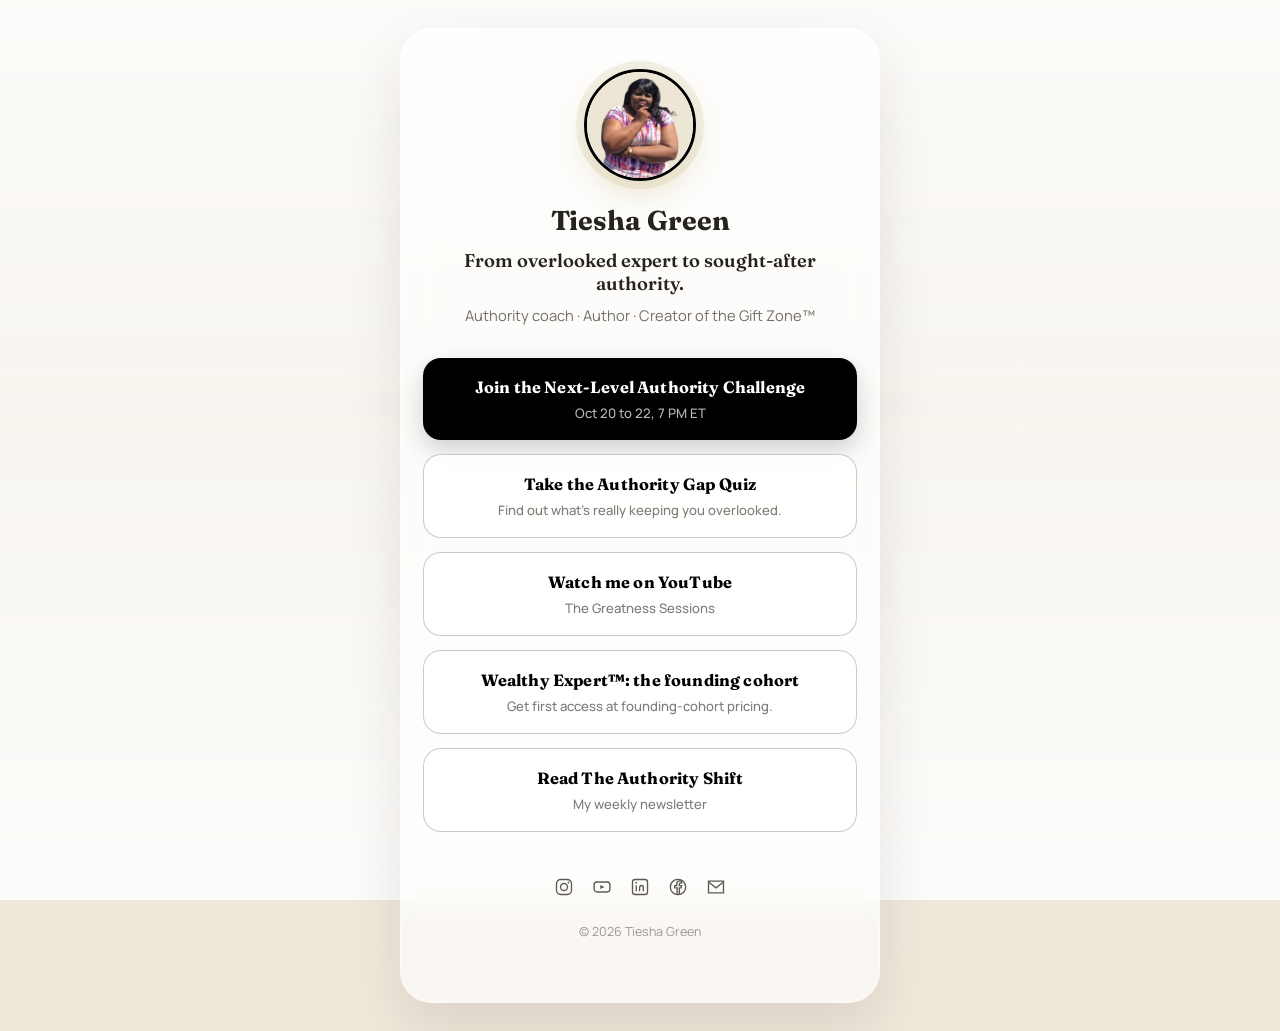
<file: start/index.html>
<!DOCTYPE html>
<html lang="en">
<head>
<meta charset="UTF-8">
<meta name="viewport" content="width=device-width, initial-scale=1.0">
<title>Tiesha Green | Start Here</title>
<meta name="description" content="Authority coach, author, and creator of the Gift Zone™. Pick where to start.">
<link rel="preconnect" href="https://fonts.googleapis.com">
<link rel="preconnect" href="https://fonts.gstatic.com" crossorigin>
<link href="https://fonts.googleapis.com/css2?family=Fraunces:ital,opsz,wght@0,9..144,500;0,9..144,600;0,9..144,700;1,9..144,500&family=Anton&family=Manrope:wght@400;500;600;700;800&display=swap" rel="stylesheet">
<link rel="stylesheet" href="/style.css">
<link rel="stylesheet" href="/start/start.css">
</head>
<body>

<div class="lp-wrap">

  <div class="lp-avatar"><img src="/assets/img/start-headshot.jpg" alt="Tiesha Green" width="112" height="112"></div>
  <h1 class="lp-name">Tiesha Green</h1>
  <p class="lp-headline">From overlooked expert to sought-after authority.</p>
  <p class="lp-subline">Authority coach &middot; Author &middot; Creator of the Gift Zone&trade;</p>

  <nav class="lp-buttons" aria-label="Links">

    <a class="lp-btn lp-btn-primary" href="https://nextlevel.tieshagreen.com/?utm_source=linkpage&amp;utm_content=challenge">
      <span class="lp-btn-text">Join the Next-Level Authority Challenge</span>
      <span class="lp-btn-sub">Oct 20 to 22, 7 PM ET</span>
    </a>

    <a class="lp-btn lp-btn-outline" href="https://quiz.tieshagreen.com/?utm_source=linkpage&amp;utm_content=quiz">
      <span class="lp-btn-text">Take the Authority Gap Quiz</span>
      <span class="lp-btn-sub">Find out what's really keeping you overlooked.</span>
    </a>

    <a class="lp-btn lp-btn-outline" href="https://www.youtube.com/@tieshagreenofficial?utm_source=linkpage&amp;utm_content=youtube">
      <span class="lp-btn-text">Watch me on YouTube</span>
      <span class="lp-btn-sub">The Greatness Sessions</span>
    </a>

    <a class="lp-btn lp-btn-outline" href="/start/wealthy-expert/?utm_source=linkpage&amp;utm_content=wealthy-expert">
      <span class="lp-btn-text">Wealthy Expert&trade;: the founding cohort</span>
      <span class="lp-btn-sub">Get first access at founding-cohort pricing.</span>
    </a>

    <a class="lp-btn lp-btn-outline" href="/start/newsletter/?utm_source=linkpage&amp;utm_content=newsletter">
      <span class="lp-btn-text">Read The Authority Shift</span>
      <span class="lp-btn-sub">My weekly newsletter</span>
    </a>

  </nav>

  <div class="lp-footer">
    <div class="lp-socials">
      <a href="https://www.instagram.com/tieshagreenofficial/" aria-label="Instagram" title="Instagram"><svg viewBox="0 0 24 24"><rect x="3" y="3" width="18" height="18" rx="5" fill="none" stroke="currentColor" stroke-width="1.6"/><circle cx="12" cy="12" r="4.2" fill="none" stroke="currentColor" stroke-width="1.6"/><circle cx="17.4" cy="6.6" r="1.1" fill="currentColor"/></svg></a>
      <a href="https://www.youtube.com/@tieshagreenofficial" aria-label="YouTube" title="YouTube"><svg viewBox="0 0 24 24"><rect x="2.5" y="6" width="19" height="12" rx="3.5" fill="none" stroke="currentColor" stroke-width="1.6"/><path d="M10 9.5l5 2.5-5 2.5z" fill="currentColor"/></svg></a>
      <a href="https://www.linkedin.com/in/tiesha-a-green/" aria-label="LinkedIn" title="LinkedIn"><svg viewBox="0 0 24 24"><rect x="3" y="3" width="18" height="18" rx="3" fill="none" stroke="currentColor" stroke-width="1.6"/><line x1="7.5" y1="10" x2="7.5" y2="17" stroke="currentColor" stroke-width="1.6"/><circle cx="7.5" cy="6.8" r="1.1" fill="currentColor"/><path d="M11.5 17v-4.2c0-1.6 1-2.6 2.4-2.6 1.4 0 2.1 1 2.1 2.6V17" fill="none" stroke="currentColor" stroke-width="1.6"/></svg></a>
      <a href="https://www.facebook.com/thebusinessofgreatness/" aria-label="Facebook" title="Facebook"><svg viewBox="0 0 24 24"><circle cx="12" cy="12" r="9.2" fill="none" stroke="currentColor" stroke-width="1.6"/><path d="M13.6 21V13h2.2l.4-2.7h-2.6V8.6c0-.8.3-1.4 1.5-1.4h1.2V4.8c-.3 0-1.2-.1-2.2-.1-2.2 0-3.6 1.3-3.6 3.7v2h-2.4V13H11v8" fill="none" stroke="currentColor" stroke-width="1.6"/></svg></a>
      <a href="mailto:hello@tieshagreen.com" aria-label="Email Tiesha" title="Email"><svg viewBox="0 0 24 24"><path d="M3 5h18v14H3z" fill="none" stroke="currentColor" stroke-width="1.6"/><path d="M3 6l9 7 9-7" fill="none" stroke="currentColor" stroke-width="1.6"/></svg></a>
    </div>
    <p class="lp-copy">&copy; <span id="year"></span> Tiesha Green</p>
  </div>

</div>

<script>document.getElementById('year').textContent = new Date().getFullYear();</script>
</body>
</html>
</file>
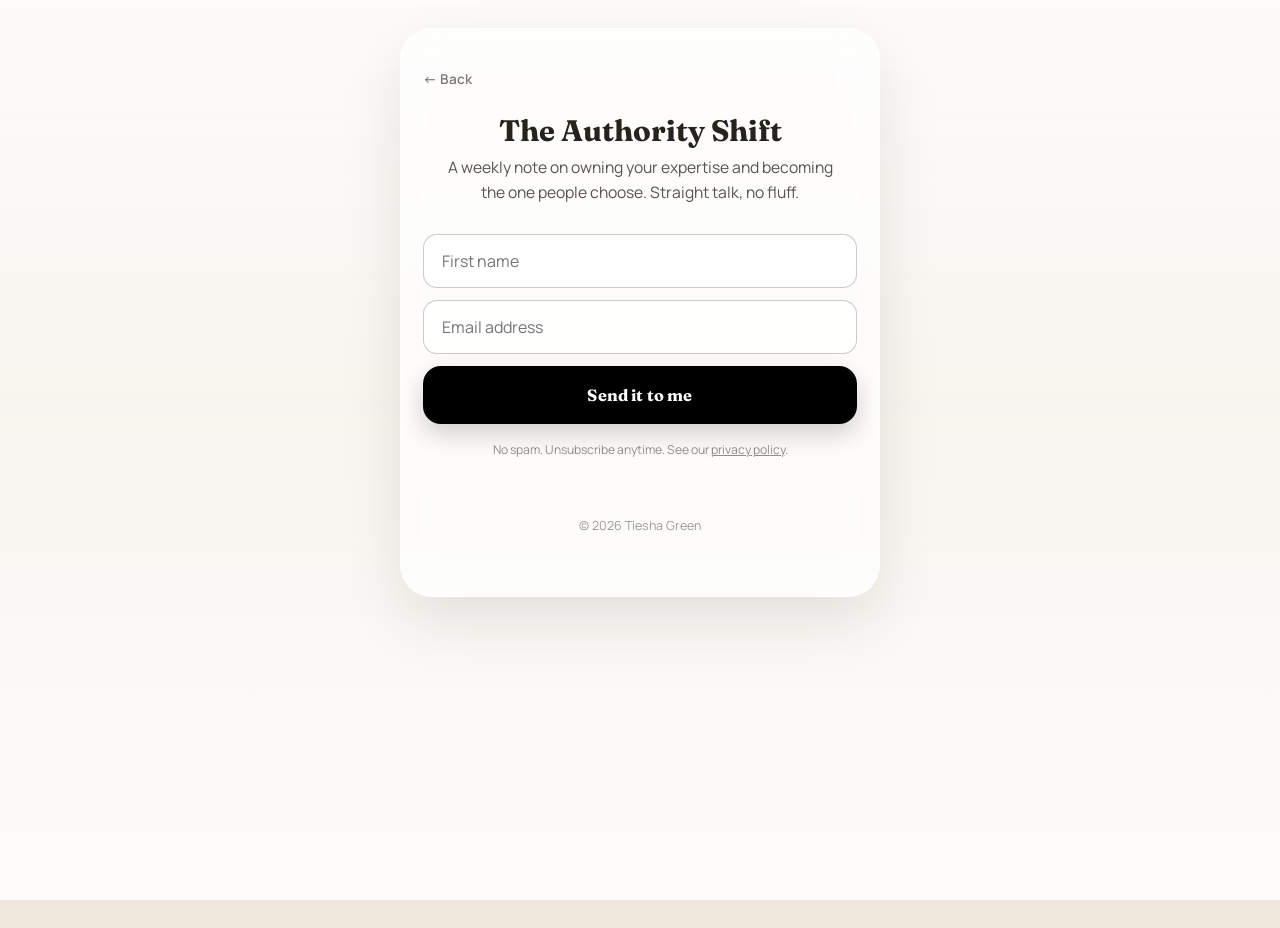
<file: start/newsletter/index.html>
<!DOCTYPE html>
<html lang="en">
<head>
<meta charset="UTF-8">
<meta name="viewport" content="width=device-width, initial-scale=1.0">
<title>The Authority Shift | Tiesha Green</title>
<meta name="description" content="A weekly note on owning your expertise and becoming the one people choose. Straight talk, no fluff.">
<link rel="preconnect" href="https://fonts.googleapis.com">
<link rel="preconnect" href="https://fonts.gstatic.com" crossorigin>
<link href="https://fonts.googleapis.com/css2?family=Fraunces:ital,opsz,wght@0,9..144,500;0,9..144,600;0,9..144,700;1,9..144,500;1,9..144,600&family=Manrope:wght@400;500;600;700;800&display=swap" rel="stylesheet">
<link rel="stylesheet" href="/style.css">
<link rel="stylesheet" href="/start/start.css">
</head>
<body>

<div class="lp-wrap">

  <a class="lp-back" href="/start/">&larr; Back</a>

  <h1 class="lp-card-title">The Authority Shift</h1>

  <p class="lp-card-body">A weekly note on owning your expertise and becoming the one people choose. Straight talk, no fluff.</p>

  <form class="lp-form" id="nlForm" novalidate>
    <input class="lp-field" type="text" name="firstName" id="nlFirstName" placeholder="First name" autocomplete="given-name" required>
    <input class="lp-field" type="email" name="email" id="nlEmail" placeholder="Email address" autocomplete="email" required>
    <p class="lp-error" id="nlError">Something went wrong. Please try again.</p>
    <button class="lp-btn lp-btn-primary" type="submit" id="nlSubmit"><span class="lp-btn-text">Send it to me</span></button>
    <p class="lp-form-note">No spam. Unsubscribe anytime. See our <a href="/privacy.html" style="text-decoration:underline;">privacy policy</a>.</p>
  </form>

  <div class="lp-success" id="nlSuccess">
    <p class="lp-card-title" style="font-size:1.4rem;">You're in.</p>
    <p class="lp-card-body" style="margin-bottom:0;">Check your inbox.</p>
  </div>

  <div class="lp-footer">
    <p class="lp-copy">&copy; <span id="year"></span> Tiesha Green</p>
  </div>

</div>

<script>
document.getElementById('year').textContent = new Date().getFullYear();

const NEWSLETTER_WEBHOOK_URL = "https://services.leadconnectorhq.com/hooks/5zEv2FFMjyeAsbyYv5KE/webhook-trigger/36b82ed2-def1-4bf2-82ed-2d6f0526ce3b";

const form = document.getElementById('nlForm');
const errorEl = document.getElementById('nlError');
const submitBtn = document.getElementById('nlSubmit');

form.addEventListener('submit', async function (e) {
  e.preventDefault();
  errorEl.classList.remove('is-visible');

  const firstName = document.getElementById('nlFirstName').value.trim();
  const email = document.getElementById('nlEmail').value.trim();
  if (!firstName || !email) return;

  submitBtn.disabled = true;

  try {
    const res = await fetch(NEWSLETTER_WEBHOOK_URL, {
      method: 'POST',
      headers: { 'Content-Type': 'application/json' },
      body: JSON.stringify({
        firstName: firstName,
        email: email,
        source: 'tieshagreen.com/start',
        tag: 'authority-shift'
      })
    });
    if (!res.ok) throw new Error('bad response');

    form.classList.add('is-hidden');
    document.getElementById('nlSuccess').classList.add('is-visible');
  } catch (err) {
    submitBtn.disabled = false;
    errorEl.classList.add('is-visible');
  }
});
</script>
</body>
</html>
</file>
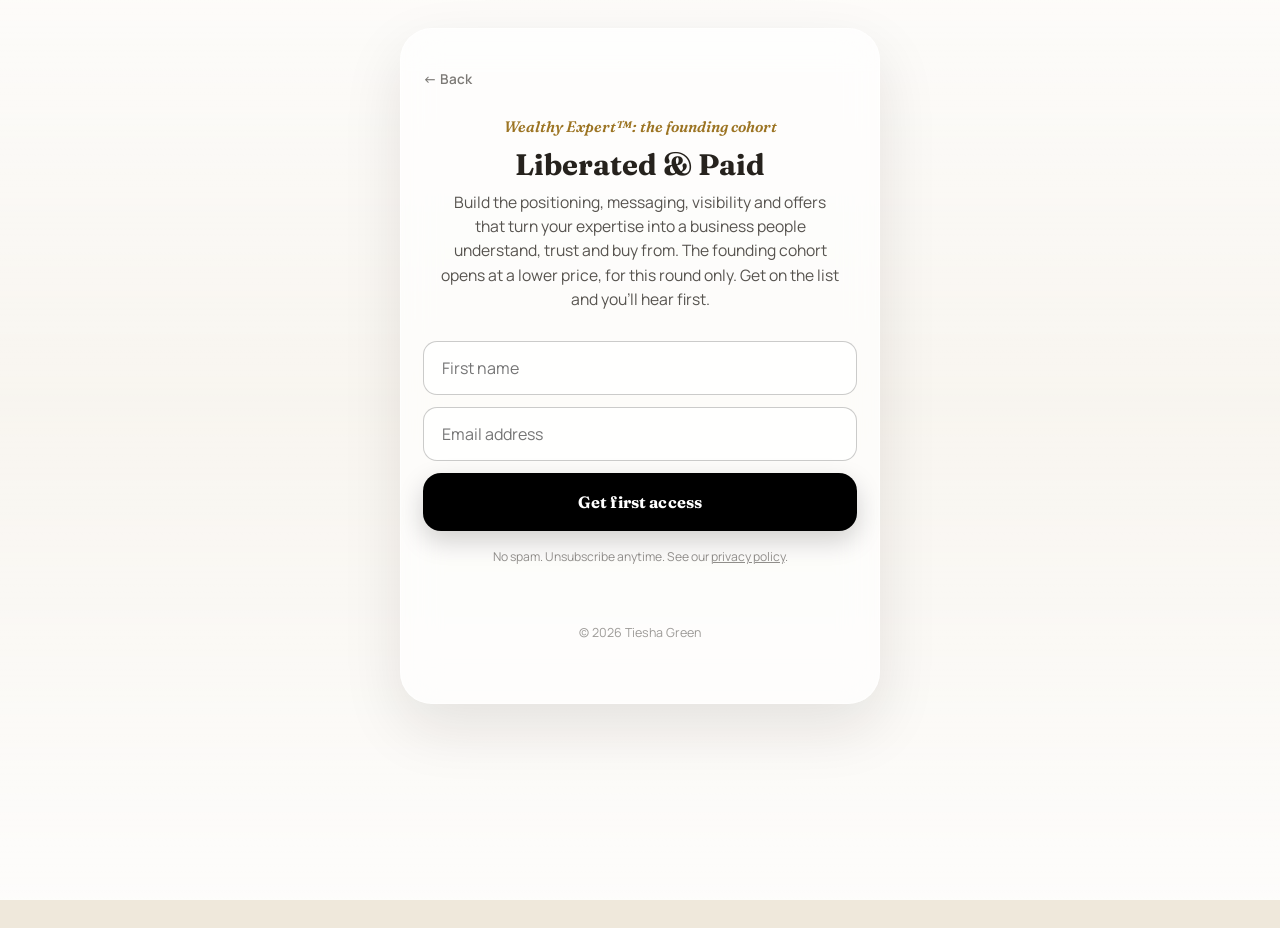
<file: start/wealthy-expert/index.html>
<!DOCTYPE html>
<html lang="en">
<head>
<meta charset="UTF-8">
<meta name="viewport" content="width=device-width, initial-scale=1.0">
<title>Wealthy Expert™: the founding cohort | Tiesha Green</title>
<meta name="description" content="Get first access to the Wealthy Expert™ founding cohort, at founding-cohort pricing.">
<link rel="preconnect" href="https://fonts.googleapis.com">
<link rel="preconnect" href="https://fonts.gstatic.com" crossorigin>
<link href="https://fonts.googleapis.com/css2?family=Fraunces:ital,opsz,wght@0,9..144,500;0,9..144,600;0,9..144,700;1,9..144,500;1,9..144,600&family=Manrope:wght@400;500;600;700;800&display=swap" rel="stylesheet">
<link rel="stylesheet" href="/style.css">
<link rel="stylesheet" href="/start/start.css">
</head>
<body>

<div class="lp-wrap">

  <a class="lp-back" href="/start/">&larr; Back</a>

  <p class="lp-card-eyebrow">Wealthy Expert&trade;: the founding cohort</p>
  <h1 class="lp-card-title">Liberated &amp; Paid</h1>

  <p class="lp-card-body">Build the positioning, messaging, visibility and offers that turn your expertise into a business people understand, trust and buy from. The founding cohort opens at a lower price, for this round only. Get on the list and you'll hear first.</p>

  <form class="lp-form" id="weForm" novalidate>
    <input class="lp-field" type="text" name="firstName" id="weFirstName" placeholder="First name" autocomplete="given-name" required>
    <input class="lp-field" type="email" name="email" id="weEmail" placeholder="Email address" autocomplete="email" required>
    <p class="lp-error" id="weError">Something went wrong. Please try again.</p>
    <button class="lp-btn lp-btn-primary" type="submit" id="weSubmit"><span class="lp-btn-text">Get first access</span></button>
    <p class="lp-form-note">No spam. Unsubscribe anytime. See our <a href="/privacy.html" style="text-decoration:underline;">privacy policy</a>.</p>
  </form>

  <div class="lp-success" id="weSuccess">
    <p class="lp-card-title" style="font-size:1.4rem;">You're on the list.</p>
    <p class="lp-card-body" style="margin-bottom:0;">You'll be the first to know when doors open.</p>
  </div>

  <div class="lp-footer">
    <p class="lp-copy">&copy; <span id="year"></span> Tiesha Green</p>
  </div>

</div>

<script>
document.getElementById('year').textContent = new Date().getFullYear();

const WEALTHY_EXPERT_WEBHOOK_URL = "https://services.leadconnectorhq.com/hooks/5zEv2FFMjyeAsbyYv5KE/webhook-trigger/5d88e478-89bf-4ee8-92e4-57750614a3f1";

const form = document.getElementById('weForm');
const errorEl = document.getElementById('weError');
const submitBtn = document.getElementById('weSubmit');

form.addEventListener('submit', async function (e) {
  e.preventDefault();
  errorEl.classList.remove('is-visible');

  const firstName = document.getElementById('weFirstName').value.trim();
  const email = document.getElementById('weEmail').value.trim();
  if (!firstName || !email) return;

  submitBtn.disabled = true;

  try {
    const res = await fetch(WEALTHY_EXPERT_WEBHOOK_URL, {
      method: 'POST',
      headers: { 'Content-Type': 'application/json' },
      body: JSON.stringify({
        firstName: firstName,
        email: email,
        source: 'tieshagreen.com/start',
        tag: 'Wealthy-Expert-Interest'
      })
    });
    if (!res.ok) throw new Error('bad response');

    form.classList.add('is-hidden');
    document.getElementById('weSuccess').classList.add('is-visible');
  } catch (err) {
    submitBtn.disabled = false;
    errorEl.classList.add('is-visible');
  }
});
</script>
</body>
</html>
</file>
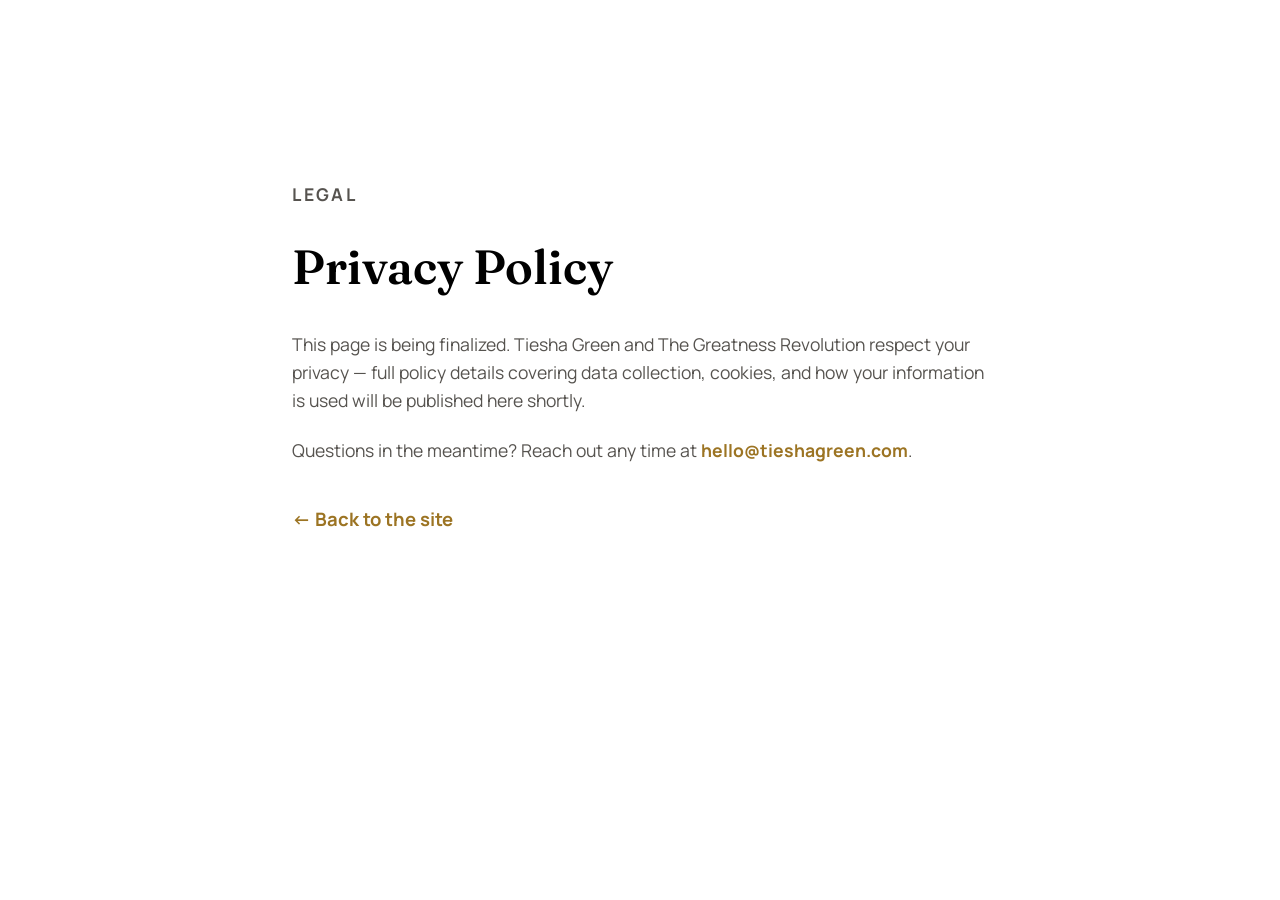
<file: privacy.html>
<!DOCTYPE html>
<html lang="en">
<head>
<meta charset="UTF-8">
<meta name="viewport" content="width=device-width, initial-scale=1.0">
<title>Privacy Policy | Tiesha Green</title>
<link rel="preconnect" href="https://fonts.googleapis.com">
<link href="https://fonts.googleapis.com/css2?family=Fraunces:ital,opsz,wght@0,9..144,600;1,9..144,500&family=Manrope:wght@400;600;700&display=swap" rel="stylesheet">
<link rel="stylesheet" href="style.css">
<style>
  .legal-page{max-width:760px;margin:0 auto;padding:180px 32px 120px;}
  .legal-page h1{font-size:clamp(2rem,4vw,3rem);margin-bottom:24px;color:var(--black);}
  .legal-page p{font-size:1.1rem;color:rgba(38,34,29,.78);margin-bottom:1.2em;}
  .legal-back{display:inline-block;margin-top:20px;font-weight:700;color:var(--gold-3);}
</style>
</head>
<body style="background:var(--cream);">
<div class="legal-page">
  <p class="kicker kicker-dark">Legal</p>
  <h1>Privacy Policy</h1>
  <p>This page is being finalized. Tiesha Green and The Greatness Revolution respect your privacy — full policy details covering data collection, cookies, and how your information is used will be published here shortly.</p>
  <p>Questions in the meantime? Reach out any time at <a href="mailto:hello@tieshagreen.com" style="color:var(--gold-3);font-weight:700;">hello@tieshagreen.com</a>.</p>
  <a href="index.html" class="legal-back">← Back to the site</a>
</div>
</body>
</html>
</file>
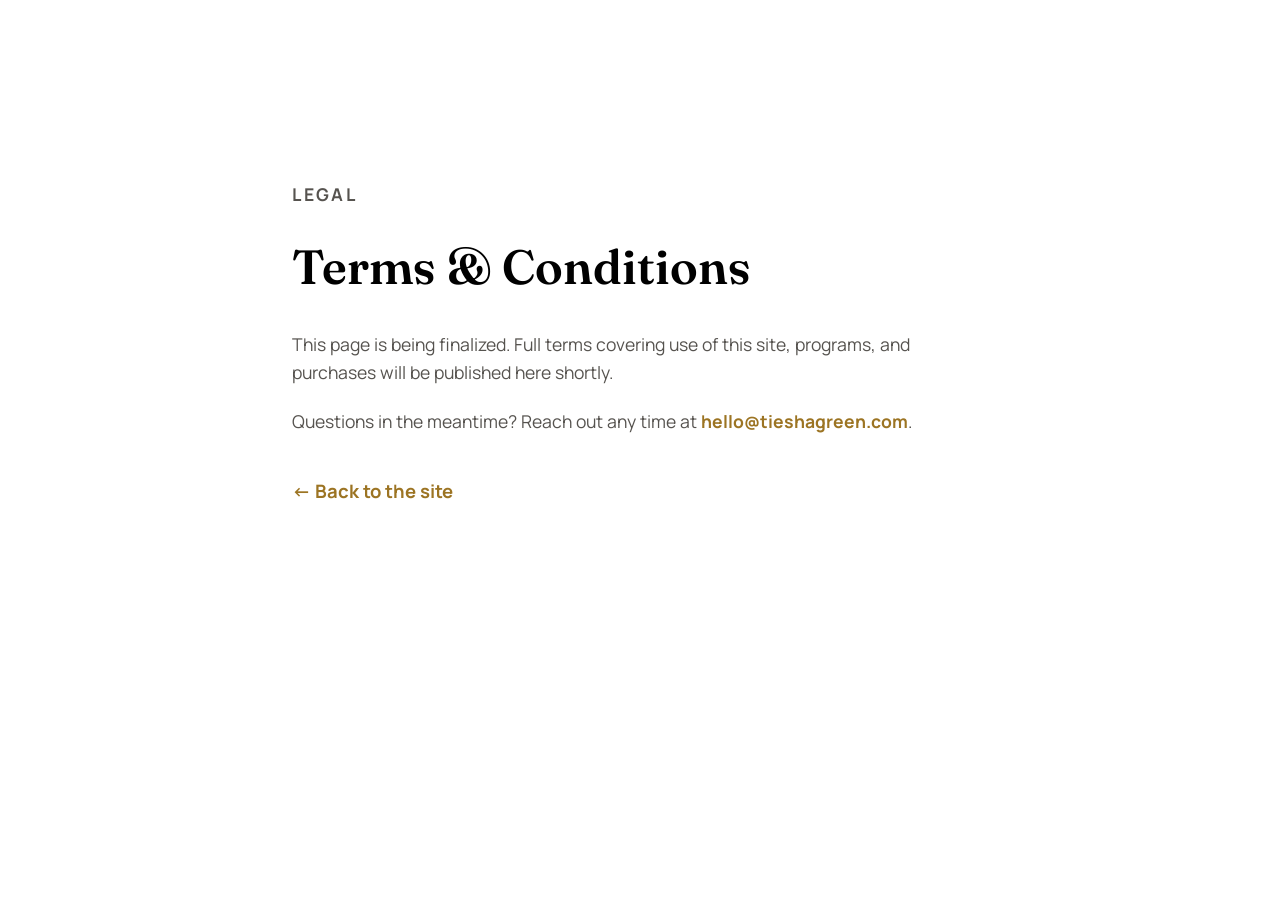
<file: terms.html>
<!DOCTYPE html>
<html lang="en">
<head>
<meta charset="UTF-8">
<meta name="viewport" content="width=device-width, initial-scale=1.0">
<title>Terms &amp; Conditions | Tiesha Green</title>
<link rel="preconnect" href="https://fonts.googleapis.com">
<link href="https://fonts.googleapis.com/css2?family=Fraunces:ital,opsz,wght@0,9..144,600;1,9..144,500&family=Manrope:wght@400;600;700&display=swap" rel="stylesheet">
<link rel="stylesheet" href="style.css">
<style>
  .legal-page{max-width:760px;margin:0 auto;padding:180px 32px 120px;}
  .legal-page h1{font-size:clamp(2rem,4vw,3rem);margin-bottom:24px;color:var(--black);}
  .legal-page p{font-size:1.1rem;color:rgba(38,34,29,.78);margin-bottom:1.2em;}
  .legal-back{display:inline-block;margin-top:20px;font-weight:700;color:var(--gold-3);}
</style>
</head>
<body style="background:var(--cream);">
<div class="legal-page">
  <p class="kicker kicker-dark">Legal</p>
  <h1>Terms &amp; Conditions</h1>
  <p>This page is being finalized. Full terms covering use of this site, programs, and purchases will be published here shortly.</p>
  <p>Questions in the meantime? Reach out any time at <a href="mailto:hello@tieshagreen.com" style="color:var(--gold-3);font-weight:700;">hello@tieshagreen.com</a>.</p>
  <a href="index.html" class="legal-back">← Back to the site</a>
</div>
</body>
</html>
</file>
<file: style.css>
:root{--cream:#FFFFFF;--cream-2:#EFE8DB;--black:#000000;--black-2:#1A1A1A;--ink:#26221D;--blue:#1E4FFF;--blue-deep:#0E2E9E;--aqua:#4FD9C7;--aqua-deep:#1F9E8F;--gold-1:#F7E7B4;--gold-2:#D8A73D;--gold-3:#9C7423;--gold-4:#FBF3D9;--font-display:"Fraunces",serif;--font-body:"Manrope",sans-serif;--maxw:1180px;}
*{box-sizing:border-box;}html{scroll-behavior:smooth;}body{margin:0;background:var(--cream);color:var(--ink);font-family:var(--font-body);font-size:18.5px;line-height:1.6;overflow-x:hidden;-webkit-font-smoothing:antialiased;}img{max-width:100%;display:block;}a{color:inherit;text-decoration:none;}em{font-style:italic;}h1,h2,h3,h4{font-family:var(--font-display);margin:0;font-weight:600;}p{margin:0 0 1em;}::selection{background:var(--gold-2);color:var(--black);}
.gold-foil,.gold-foil-dark{background-size:250% 100%;-webkit-background-clip:text;background-clip:text;-webkit-text-fill-color:transparent;animation:foilShine 7s ease-in-out infinite;font-style:italic;}
.gold-foil{background-image:linear-gradient(100deg,var(--gold-3) 0%,var(--gold-1) 25%,var(--gold-4) 40%,var(--gold-2) 55%,var(--gold-1) 75%,var(--gold-3) 100%);}
.gold-foil-dark{background-image:linear-gradient(100deg,#7A5A1C 0%,var(--gold-3) 25%,#B98B2E 45%,var(--gold-2) 60%,#7A5A1C 80%,var(--gold-3) 100%);}
@keyframes foilShine{0%{background-position:0% 50%;}50%{background-position:100% 50%;}100%{background-position:0% 50%;}}
.reveal{opacity:0;transform:translateY(28px);transition:opacity .8s cubic-bezier(.16,.8,.24,1),transform .8s cubic-bezier(.16,.8,.24,1);}.reveal.in-view{opacity:1;transform:translateY(0);}
.nav{position:fixed;top:0;left:0;right:0;z-index:100;padding:18px 32px;display:flex;justify-content:center;transition:background .3s ease,box-shadow .3s ease,padding .3s ease;}
.nav.scrolled{background:rgba(20,18,15,0.82);backdrop-filter:blur(14px);padding:12px 32px;box-shadow:0 8px 30px rgba(0,0,0,.25);}
.nav-inner{width:100%;max-width:var(--maxw);display:flex;align-items:center;justify-content:space-between;}
.nav-logo{display:flex;align-items:center;gap:10px;font-family:var(--font-display);font-weight:600;font-size:1.15rem;color:var(--cream);letter-spacing:.02em;}
.crown-icon{width:26px;height:17px;color:var(--gold-2);flex-shrink:0;}
.nav-word{font-family:"Anton",var(--font-display);font-weight:400;letter-spacing:.04em;font-size:1.15rem;text-transform:uppercase;}
.nav-word-white{color:var(--cream);}.nav-word-gold{color:var(--gold-1);}
.nav-links{display:flex;gap:28px;align-items:center;}
.nav-links a{color:rgba(248,242,231,.75);font-size:.88rem;font-weight:600;letter-spacing:.03em;text-transform:uppercase;position:relative;padding-bottom:4px;transition:color .25s ease;}
.nav-links a::after{content:"";position:absolute;left:0;bottom:0;width:0;height:1px;background:var(--aqua);transition:width .3s ease;}
.nav-links a:hover{color:var(--cream);}.nav-links a:hover::after{width:100%;}
.nav-cta{background:linear-gradient(120deg,var(--gold-3),var(--gold-1) 45%,var(--gold-2) 70%,var(--gold-4));color:var(--black);font-weight:700;font-size:.85rem;padding:10px 20px;border-radius:100px;letter-spacing:.02em;transition:transform .25s ease,background .25s ease;}
.nav-cta:hover{transform:translateY(-2px);box-shadow:0 12px 26px rgba(216,167,61,.4);}
.nav-burger{display:none;flex-direction:column;justify-content:center;gap:5px;width:26px;height:26px;padding:0;background:none;border:none;cursor:pointer;flex-shrink:0;}
.nav-burger span{display:block;width:100%;height:2px;background:var(--cream);border-radius:2px;transition:transform .25s ease,opacity .25s ease;}
.nav.nav-open .nav-burger span:nth-child(1){transform:translateY(7px) rotate(45deg);}
.nav.nav-open .nav-burger span:nth-child(2){opacity:0;}
.nav.nav-open .nav-burger span:nth-child(3){transform:translateY(-7px) rotate(-45deg);}
@media (max-width:860px){
  .nav-burger{display:flex;}
  .nav-links{display:none;position:absolute;top:100%;left:0;right:0;flex-direction:column;align-items:stretch;gap:0;background:rgba(20,18,15,.97);backdrop-filter:blur(14px);padding:10px 24px 24px;max-height:calc(100vh - 70px);overflow-y:auto;}
  .nav.nav-open .nav-links{display:flex;}
  .nav-links a{padding:14px 4px;border-bottom:1px solid rgba(248,242,231,.1);}
  .nav-links a::after{display:none;}
  .nav-dropdown-menu{position:static;opacity:1;visibility:visible;transform:none;background:none;border:none;box-shadow:none;backdrop-filter:none;padding:0 0 4px 14px;display:block;}
  .nav-dropdown-menu a{border-bottom:none;padding:10px 4px;}
}
.btn{display:inline-flex;align-items:center;gap:8px;padding:16px 30px;border-radius:100px;font-weight:700;font-size:.95rem;letter-spacing:.01em;cursor:pointer;border:none;position:relative;overflow:hidden;transition:transform .35s cubic-bezier(.2,.9,.3,1.3),box-shadow .35s ease;}
.btn span{position:relative;z-index:2;}.btn-primary{background:var(--black);color:var(--cream);}.btn-primary:hover{transform:translateY(-3px) scale(1.02);box-shadow:0 14px 30px rgba(20,18,15,.35);}
.btn-ghost{background:transparent;color:var(--black);border:1.5px solid rgba(20,18,15,.35);}.btn-ghost:hover{border-color:var(--black);transform:translateY(-3px);}
.btn-gold{background:linear-gradient(120deg,var(--gold-3),var(--gold-1) 45%,var(--gold-2) 70%,var(--gold-4));color:var(--black);}.btn-gold:hover{transform:translateY(-3px) scale(1.02);box-shadow:0 16px 34px rgba(216,167,61,.4);}
.btn-lg{padding:20px 40px;font-size:1.05rem;margin:20px 0;}
.marquee{width:100%;overflow:hidden;white-space:nowrap;position:relative;}.marquee-track{display:inline-flex;animation:marqueeScroll 32s linear infinite;gap:0;}.marquee-track span{padding-right:0;white-space:nowrap;}
@keyframes marqueeScroll{from{transform:translateX(0);}to{transform:translateX(-50%);}}
.marquee-mid{background:var(--aqua);color:var(--black);font-family:var(--font-display);font-style:italic;font-weight:600;font-size:1.4rem;padding:20px 0;margin-top:60px;}
.marquee-white{background:#FFFFFF;color:var(--black);font-family:var(--font-display);font-style:italic;font-weight:600;font-size:1.3rem;padding:22px 0;}
.marquee-white .tk-navy{color:var(--blue-deep);font-weight:800;}.marquee-white .tk-gold-text{color:var(--gold-3);font-weight:800;}
.hero-photo-section + .marquee-white{font-style:normal;font-weight:700;font-size:.85rem;letter-spacing:.14em;padding:16px 0;color:rgba(20,18,15,.65);}
.hero{position:relative;background:var(--black);color:var(--cream);min-height:100vh;display:flex;flex-direction:column;justify-content:center;overflow:hidden;}
.hero-light{background:var(--cream);color:var(--ink);}.hero-light .hero-grain{opacity:.035;}.hero-light .hero-blob{opacity:.18;}
.hero-grain{position:absolute;inset:0;opacity:.05;pointer-events:none;background-image:url("data:image/svg+xml,%3Csvg xmlns='http://www.w3.org/2000/svg' width='120' height='120'%3E%3Cfilter id='n'%3E%3CfeTurbulence type='fractalNoise' baseFrequency='0.9' numOctaves='2' stitchTiles='stitch'/%3E%3C/filter%3E%3Crect width='100%25' height='100%25' filter='url(%23n)'/%3E%3C/svg%3E");}
.hero-blob{position:absolute;border-radius:50%;filter:blur(90px);opacity:.35;animation:blobFloat 14s ease-in-out infinite;}
.blob-1{width:480px;height:480px;background:var(--blue);top:-140px;left:-120px;}.blob-2{width:420px;height:420px;background:var(--aqua-deep);bottom:-160px;right:-100px;animation-delay:3s;}
@keyframes blobFloat{0%,100%{transform:translate(0,0) scale(1);}50%{transform:translate(40px,-30px) scale(1.1);}}
.hero-inner{max-width:var(--maxw);margin:0 auto;padding:120px 32px 60px;display:grid;grid-template-columns:1.05fr .95fr;gap:60px;align-items:center;position:relative;z-index:2;width:100%;}
.eyebrow{font-family:var(--font-display);font-size:1.3rem;font-weight:600;margin-bottom:18px;display:inline-block;}
.hero-title{font-size:clamp(2.6rem,5.2vw,4.4rem);line-height:1.04;font-weight:600;margin-bottom:26px;letter-spacing:-.01em;}
.hero-title-dark{color:var(--black);}.hero-title-dark em{color:var(--blue-deep);font-style:italic;}
.hero-sub{font-size:1.1rem;color:rgba(248,242,231,.78);max-width:520px;}.hero-sub-dark{color:rgba(38,34,29,.75);}
.hero-sub-strong{color:var(--cream);font-weight:600;font-size:1.2rem;font-family:var(--font-display);}.hero-sub-strong-dark{color:var(--black);}.hero-sub-strong-dark em{color:var(--blue-deep);}
.hero-actions{display:flex;gap:16px;margin-top:34px;flex-wrap:wrap;}.hero-actions .btn-primary{background:var(--aqua);color:var(--black);}.hero-actions .btn-ghost{color:var(--cream);border-color:rgba(248,242,231,.35);}.hero-actions .btn-ghost:hover{border-color:var(--cream);}
.btn-ghost-dark{color:var(--black);border-color:rgba(20,18,15,.3);}.btn-ghost-dark:hover{border-color:var(--black);}
.hero-visual{position:relative;justify-self:center;}
.hero-frame{position:relative;width:400px;max-width:80vw;aspect-ratio:3/4;border-radius:26px;overflow:hidden;box-shadow:0 40px 80px rgba(0,0,0,.5);border:1px solid rgba(248,242,231,.12);}
.hero-photo-img{width:100%;height:100%;object-fit:cover;transform:scale(1.12);animation:kenburns 16s ease-in-out infinite alternate;}#heroPhoto{object-position:82% 20%;}
@keyframes kenburns{0%{transform:scale(1.12) translate(0,0);}100%{transform:scale(1.22) translate(-1.5%,-2%);}}
.hero-frame-glow{position:absolute;inset:0;background:linear-gradient(160deg,rgba(79,217,199,.18),transparent 40%,rgba(30,79,255,.22));mix-blend-mode:overlay;pointer-events:none;}
.hero-ring{position:absolute;top:-30px;right:-40px;width:150px;height:150px;border:1.5px dashed rgba(215,167,61,.55);border-radius:50%;animation:spin 22s linear infinite;}@keyframes spin{to{transform:rotate(360deg);}}
.hero-badge{position:absolute;background:var(--cream);color:var(--black);border-radius:16px;padding:14px 18px;box-shadow:0 18px 40px rgba(0,0,0,.35);display:flex;flex-direction:column;gap:2px;font-size:.78rem;font-weight:700;}
.badge-float-1{top:22px;left:-36px;animation:floatY 5s ease-in-out infinite;}.badge-float-2{bottom:36px;right:-40px;animation:floatY 6s ease-in-out infinite reverse;background:var(--black);color:var(--gold-1);}.badge-float-2-gold{background:var(--black);color:var(--gold-1);}
.badge-num{font-family:var(--font-display);font-size:1.5rem;color:var(--gold-3);}.badge-label-strong{font-family:var(--font-display);font-style:italic;color:var(--aqua);}
@keyframes floatY{0%,100%{transform:translateY(0);}50%{transform:translateY(-14px);}}
@media (max-width:900px){.hero-inner{grid-template-columns:1fr;text-align:center;}.hero-sub{margin:0 auto;}.hero-actions{justify-content:center;}.hero-badge{display:none;}}
.section{padding:110px 0;position:relative;}.section-inner{max-width:var(--maxw);margin:0 auto;padding:0 32px;}
.section-dark{background:var(--black);color:var(--cream);}.section-light{background:var(--cream);color:var(--ink);}.section-cream{background:var(--cream-2);color:var(--ink);}
.section-flush-bottom{padding-bottom:0;}.section-flush-bottom .marquee{margin-top:64px;}
.kicker{font-size:.8rem;font-weight:700;letter-spacing:.16em;text-transform:uppercase;color:var(--gold-2);margin-bottom:16px;}.kicker-dark{color:var(--gold-3);}.kicker-navy{color:var(--blue-deep);}
.section-title{font-size:clamp(2rem,4vw,3.2rem);line-height:1.12;margin-bottom:28px;}.section-title em{color:var(--aqua);}.section-title-dark{color:var(--black);}
.section-lead{max-width:640px;font-size:1.25rem;color:rgba(38,34,29,.72);margin-bottom:50px;}.section-lead-light{color:rgba(248,242,231,.72);}
.truth-grid{display:grid;grid-template-columns:1.3fr .7fr;gap:60px;margin:40px 0 70px;align-items:start;}.truth-copy p{font-size:1.18rem;color:rgba(248,242,231,.82);}
.truth-copy blockquote{margin:28px 0;padding:22px 26px;border-left:3px solid var(--aqua);font-family:var(--font-display);font-size:1.3rem;font-style:italic;color:var(--cream);background:rgba(255,255,255,.03);border-radius:0 14px 14px 0;}
.truth-name{font-size:1.25rem;font-family:var(--font-display);}.truth-reassure{font-weight:700;font-size:1.2rem;}.truth-highlight{font-size:1.15em;font-weight:700;}
.stat-ring{position:relative;width:250px;margin:0 auto;}.stat-ring svg{width:100%;height:100%;transform:rotate(-90deg);}.stat-ring circle{fill:none;stroke:rgba(248,242,231,.12);stroke-width:10;}
.stat-ring::after{content:"";position:absolute;inset:0;border-radius:50%;background:conic-gradient(var(--aqua) 0deg 335deg,transparent 335deg 360deg);-webkit-mask:radial-gradient(farthest-side,transparent calc(100% - 20px),#000 calc(100% - 19px));mask:radial-gradient(farthest-side,transparent calc(100% - 20px),#000 calc(100% - 19px));animation:ringFill 2s ease-out .3s both;}
@keyframes ringFill{from{opacity:0;transform:rotate(-90deg) scale(.8);}to{opacity:1;transform:rotate(-90deg) scale(1);}}
.stat-ring-copy{position:absolute;inset:0;display:flex;flex-direction:column;align-items:center;justify-content:center;text-align:center;padding:0 34px;}.stat-num-wrap{display:flex;align-items:baseline;justify-content:center;gap:2px;}
.stat-num{font-family:var(--font-display);font-size:2.7rem;color:var(--gold-1);line-height:1;}.stat-pct{font-family:var(--font-display);font-size:1.35rem;color:var(--gold-1);}.stat-caption{font-size:.72rem;color:rgba(248,242,231,.6);margin-top:8px;line-height:1.4;padding:0 6px;}
@media (max-width:860px){.truth-grid{grid-template-columns:1fr;}}
.barrier-heading{font-family:var(--font-display);font-weight:700;font-size:1.2rem;text-transform:uppercase;letter-spacing:.04em;color:var(--gold-1);margin:10px 0 24px;}
.barrier-grid{display:grid;grid-template-columns:repeat(3,1fr);gap:26px;margin-bottom:56px;}
.barrier-card{background:rgba(255,255,255,.09);border:1px solid rgba(248,242,231,.22);border-radius:20px;padding:32px 28px;box-shadow:0 10px 30px rgba(0,0,0,.25);transition:transform .4s ease,background .4s ease,border-color .4s ease;}
.barrier-card:nth-child(1){border-top:3px solid var(--gold-2);}.barrier-card:nth-child(2){border-top:3px solid var(--blue);}.barrier-card:nth-child(3){border-top:3px solid var(--aqua);}
.barrier-card:hover{transform:translateY(-8px);background:rgba(255,255,255,.14);}.barrier-no{font-family:var(--font-display);font-style:italic;color:var(--gold-2);font-size:1rem;}
.barrier-card h3{font-size:1.5rem;margin:10px 0 14px;}.barrier-quote{font-style:italic;color:var(--aqua);margin-bottom:14px;font-size:1.1rem;}.barrier-card p:not(.barrier-quote){color:rgba(248,242,231,.72);font-size:1.05rem;}
@media (max-width:860px){.barrier-grid{grid-template-columns:1fr;}}
.center-cta{text-align:center;}
.about-grid{display:grid;grid-template-columns:1fr 1.1fr;gap:50px;align-items:center;}.about-visual{position:relative;}
.about-photo-frame{border-radius:24px;overflow:hidden;box-shadow:0 30px 60px rgba(20,18,15,.18);border:6px solid var(--cream);outline:1px solid rgba(20,18,15,.08);max-width:100%;margin:0 auto;}
.about-photo{width:100%;aspect-ratio:4/5;object-fit:cover;transition:transform .6s ease;}.about-photo-frame:hover .about-photo{transform:scale(1.05);}
.about-tag{position:absolute;bottom:-22px;left:24px;background:var(--black);color:var(--gold-1);font-family:var(--font-display);font-style:italic;padding:14px 24px;border-radius:14px;font-size:1.1rem;box-shadow:0 16px 30px rgba(0,0,0,.25);}
.about-copy p{color:rgba(38,34,29,.78);font-size:1.15rem;}.about-style{font-style:italic;font-family:var(--font-display);color:rgba(38,34,29,.75);font-size:1.05rem;}
.pull-quote{font-family:var(--font-display);font-style:italic;font-size:1.5rem;margin:30px 0;color:var(--gold-3);border-left:3px solid var(--gold-2);padding-left:22px;}
.trifecta-heading{font-family:var(--font-display);font-size:1.4rem;color:var(--black);margin:36px 0 4px;font-style:italic;}
.trifecta{display:grid;grid-template-columns:repeat(3,1fr);gap:20px;margin:40px 0;}.trifecta-item{background:var(--cream-2);border-radius:18px;padding:24px 18px;text-align:center;transition:transform .35s ease;}.trifecta-item:hover{transform:translateY(-6px);}
.trifecta-icon{font-size:1.6rem;color:var(--aqua-deep);}.trifecta-item h4{margin:10px 0 4px;font-size:1.15rem;}.trifecta-item p{margin:0;font-size:.88rem;color:rgba(38,34,29,.62);}
.about-credentials{font-size:.85rem;letter-spacing:.05em;text-transform:uppercase;color:var(--gold-3);font-weight:700;}.about-credentials span{white-space:nowrap;}
@media (max-width:900px){.about-grid{grid-template-columns:1fr;}.about-tag{position:static;display:inline-block;margin-top:16px;}}
.parallax-quote{position:relative;min-height:64vh;display:flex;align-items:flex-end;overflow:hidden;color:var(--cream);}
.parallax-bg{position:absolute;inset:0;background-size:cover;background-position:center 30%;background-attachment:fixed;filter:saturate(1.05);}
.parallax-overlay{position:absolute;inset:0;background:linear-gradient(0deg,rgba(20,18,15,.88) 10%,rgba(20,18,15,.35) 55%,rgba(20,18,15,.15) 100%);}
.parallax-content{position:relative;z-index:2;max-width:720px;padding:70px 60px 60px;}.parallax-content p{font-family:var(--font-display);font-style:italic;font-weight:500;font-size:clamp(1.6rem,3.4vw,2.6rem);line-height:1.35;margin-bottom:18px;}
.parallax-sig{display:inline-block;font-size:.85rem;letter-spacing:.14em;text-transform:uppercase;color:var(--gold-1);font-weight:700;font-family:var(--font-body);}
@media (max-width:760px){.parallax-bg{background-attachment:scroll;}.parallax-content{padding:50px 26px 40px;}}
.testimonial-scroller{display:grid;grid-template-columns:repeat(2,1fr);gap:22px;}.t-card{background:var(--cream);border-radius:20px;padding:30px 26px;box-shadow:0 20px 40px rgba(20,18,15,.06);border:1px solid rgba(20,18,15,.06);transition:transform .4s ease,box-shadow .4s ease;}
.t-card:hover{transform:translateY(-10px);box-shadow:0 26px 50px rgba(20,18,15,.12);}.t-quote{font-family:var(--font-display);font-style:italic;font-size:1.22rem;color:var(--black);margin-bottom:16px;}
.t-body,.t-name{font-size:1rem;color:rgba(38,34,29,.65);}.t-name{font-weight:700;color:var(--ink);}.t-result{font-size:.85rem;color:var(--aqua-deep);font-weight:700;margin-top:14px;}
@media (max-width:640px){.testimonial-scroller{grid-template-columns:1fr;}}
.journey{position:relative;margin-top:60px;padding-left:40px;}.journey-line{position:absolute;left:19px;top:10px;bottom:10px;width:2px;background:linear-gradient(180deg,var(--aqua),var(--gold-2));}
.journey-hollow{position:absolute;right:-2%;top:36%;font-family:"Anton",sans-serif;font-size:min(22vw,240px);color:transparent;-webkit-text-stroke:1.5px rgba(216,167,61,.18);line-height:1;pointer-events:none;z-index:0;user-select:none;}
@media (max-width:900px){.journey-hollow{display:none;}}
.journey-stop{position:relative;display:grid;grid-template-columns:40px 1fr;gap:26px;margin-bottom:50px;}
.journey-node{position:absolute;left:-40px;top:0;width:40px;height:40px;border-radius:50%;background:var(--black);border:2px solid var(--aqua);color:var(--aqua);display:flex;align-items:center;justify-content:center;font-family:var(--font-display);font-weight:700;z-index:2;}
.journey-node-gold{border-color:var(--gold-2);color:var(--gold-1);}
.journey-card{grid-column:2;position:relative;overflow:visible;background:rgba(255,255,255,.04);border:1px solid rgba(248,242,231,.1);border-top:3px solid rgba(248,242,231,.15);border-radius:22px;padding:34px 36px;transition:transform .4s ease,border-color .4s ease;}
.journey-card:hover{transform:translateX(8px);border-color:var(--aqua);}
.journey-card-1{border-top-color:var(--gold-2);background:linear-gradient(160deg,rgba(216,167,61,.08),rgba(255,255,255,.03));}.journey-card-2{border-top-color:var(--blue);background:linear-gradient(160deg,rgba(30,79,255,.1),rgba(255,255,255,.03));}
.journey-card-gold{border-color:rgba(216,167,61,.4);background:linear-gradient(120deg,rgba(216,167,61,.1),rgba(255,255,255,.04));}.journey-card-gold:hover{border-color:var(--gold-2);}.journey-card-3.journey-card-gold{border-top:3px solid var(--gold-1);}
.journey-eyebrow{font-size:.78rem;letter-spacing:.08em;text-transform:uppercase;color:var(--aqua);font-weight:700;}
.journey-card h3{font-size:.95rem;font-weight:600;opacity:1;color:rgba(248,242,231,.5);text-transform:uppercase;letter-spacing:.04em;margin:8px 0 2px;}
.journey-h3-tight{font-size:.95rem;opacity:1;color:rgba(248,242,231,.5);text-transform:uppercase;letter-spacing:.04em;}
.journey-program-name{font-family:var(--font-display);font-weight:800;font-size:1.9rem;color:var(--cream);margin:4px 0 14px;}.journey-program-name-gold{color:var(--gold-1);font-style:italic;font-weight:800;}
.journey-meta{color:rgba(248,242,231,.55);font-size:.9rem;margin-bottom:14px;}.journey-card p{color:rgba(248,242,231,.78);font-size:1.08rem;}
.journey-icon{display:inline-flex;align-items:center;justify-content:center;width:44px;height:44px;border-radius:8px;font-size:1.3rem;margin-bottom:16px;}.journey-icon-gold{border:1.5px solid var(--gold-2);color:var(--gold-1);}.journey-icon-blue{border:1.5px solid var(--blue);color:var(--blue);}
.journey-crown-badge{position:absolute;top:-22px;right:-22px;width:56px;height:56px;border-radius:50%;background:var(--black);border:2px solid var(--gold-2);display:flex;align-items:center;justify-content:center;box-shadow:0 0 20px rgba(216,167,61,.5);z-index:2;}.journey-crown-badge svg{width:26px;height:20px;color:var(--gold-1);}
@media (max-width:700px){.journey-crown-badge{display:none;}}
.link-cta{display:inline-block;margin-top:10px;font-weight:700;color:var(--aqua);border-bottom:1px solid transparent;transition:border-color .3s ease;}.link-cta:hover{border-color:var(--aqua);}.link-cta-gold{color:var(--gold-1);}.link-cta-gold:hover{border-color:var(--gold-1);}
@media (max-width:700px){.journey-card{padding:26px 22px;}}
.programs-title{font-family:"Anton",sans-serif;font-weight:400;text-transform:uppercase;font-size:clamp(1.9rem,4.4vw,3.4rem);line-height:1.08;letter-spacing:.01em;margin-bottom:22px;}.programs-title em{font-family:var(--font-display);text-transform:none;font-style:italic;}
.books-title{text-transform:uppercase;}.books-title em{text-transform:none;}
.books-grid{display:grid;grid-template-columns:repeat(2,1fr);gap:40px;}.book-card{display:grid;grid-template-columns:180px 1fr;gap:28px;align-items:start;}
.book-cover{position:relative;aspect-ratio:2/3;border-radius:10px;display:flex;align-items:center;justify-content:center;text-align:center;box-shadow:0 24px 50px rgba(20,18,15,.2);transition:transform .4s ease;}.book-card:hover .book-cover{transform:rotate(-2deg) translateY(-6px);}
.book-cover-1{background:linear-gradient(160deg,var(--black),var(--blue-deep));}.book-cover-2{position:relative;padding:0;background:none;box-shadow:none;}.book-cover-img{width:100%;height:100%;object-fit:cover;border-radius:10px;box-shadow:0 24px 50px rgba(20,18,15,.25);}
.book-badges{display:flex;gap:8px;flex-wrap:wrap;margin-bottom:12px;}.book-badge{font-size:.68rem;font-weight:800;letter-spacing:.05em;text-transform:uppercase;padding:5px 12px;border-radius:4px;}
.book-badge-gold{background:var(--gold-2);color:var(--black);}.book-badge-navy{background:var(--blue-deep);color:var(--cream);}.book-badge-black{background:var(--black);color:var(--gold-1);}
.book-info h3{font-size:1.5rem;margin-bottom:10px;}.book-info p{color:rgba(38,34,29,.72);font-size:1.05rem;}
.book-callout{background:var(--cream-2);border-left:3px solid var(--gold-2);padding:10px 16px;font-weight:700;font-size:.92rem;color:var(--ink);border-radius:0 8px 8px 0;margin:14px 0;}.book-callout-gold{border-left-color:var(--gold-2);background:rgba(216,167,61,.12);}
@media (max-width:760px){.books-grid{grid-template-columns:1fr;}.book-card{grid-template-columns:120px 1fr;}}
.section-signup{position:relative;overflow:hidden;background:linear-gradient(150deg,var(--gold-2) 0%,var(--gold-3) 70%);color:var(--black);text-align:left;padding:120px 0;}
.signup-blob{position:absolute;width:600px;height:600px;background:var(--aqua-deep);opacity:.25;filter:blur(120px);border-radius:50%;top:-200px;right:-150px;animation:blobFloat 16s ease-in-out infinite;}
.signup-inner{position:relative;z-index:2;max-width:var(--maxw);}.signup-grid{display:grid;grid-template-columns:.8fr 1.2fr;gap:60px;align-items:center;}.signup-visual{position:relative;}
.signup-photo-frame{border:8px solid var(--cream);border-radius:4px;box-shadow:0 30px 60px rgba(20,18,15,.3);transform:rotate(-2deg);overflow:hidden;max-width:340px;}.signup-photo{width:100%;aspect-ratio:4/5;object-fit:cover;}
.signup-copy .kicker{color:var(--black);font-size:.85rem;}.signup-title{font-family:"Anton",sans-serif;font-weight:400;text-transform:uppercase;color:var(--black);font-size:clamp(2.4rem,6vw,4rem);line-height:1.02;margin-bottom:22px;}
.signup-revolution{font-family:var(--font-display);font-style:italic;text-transform:none;font-size:1.15em;color:var(--blue-deep) !important;-webkit-text-fill-color:var(--blue-deep) !important;background:none !important;animation:none !important;}
.signup-lead{color:rgba(20,18,15,.92);font-size:1.18rem;font-weight:500;margin:0 0 32px;max-width:560px;}.signup-form{display:flex;gap:14px;flex-wrap:wrap;justify-content:flex-start;}
.signup-form input{padding:16px 22px;border-radius:100px;border:1.5px solid rgba(20,18,15,.3);background:rgba(255,255,255,.5);color:var(--black);font-size:1rem;min-width:280px;transition:border-color .3s ease;}.signup-form input:focus{outline:none;border-color:var(--aqua);}.signup-form input::placeholder{color:rgba(20,18,15,.5);}
.signup-confirm{margin-top:22px;font-family:var(--font-display);font-style:italic;color:var(--blue-deep);opacity:0;transform:translateY(6px);transition:all .4s ease;font-size:1.05rem;}.signup-confirm.show{opacity:1;transform:translateY(0);}
@media (max-width:900px){.signup-grid{grid-template-columns:1fr;}.signup-photo-frame{max-width:260px;margin:0 auto;}}
.ig-heading-row{display:flex;align-items:center;justify-content:space-between;flex-wrap:wrap;gap:20px;margin-bottom:10px;}.ig-handle-btn{background:var(--blue-deep);color:var(--cream);font-size:.85rem;padding:12px 22px;}.ig-handle-btn:hover{background:var(--blue);transform:translateY(-2px);}
.ig-grid{display:grid;grid-template-columns:repeat(3,1fr) 1.1fr;gap:18px;margin-top:40px;}.ig-tile{aspect-ratio:1;border-radius:18px;position:relative;overflow:hidden;transition:transform .4s ease;background:none;padding:0;}.ig-tile:hover{transform:scale(1.04);}
.ig-tile img{width:100%;height:100%;object-fit:cover;position:absolute;inset:0;}.ig-tile-reel{grid-row:span 1;}
.ig-play{position:absolute;top:50%;left:50%;transform:translate(-50%,-50%);width:52px;height:52px;border-radius:50%;background:rgba(0,0,0,.45);color:#fff;display:flex;align-items:center;justify-content:center;font-size:1.1rem;z-index:2;backdrop-filter:blur(2px);}
.ig-reel-tag{position:absolute;bottom:14px;left:14px;z-index:2;font-size:.72rem;font-weight:700;background:rgba(0,0,0,.5);padding:5px 10px;border-radius:100px;color:#fff;}
.ig-grid a:nth-child(2) img{object-position:center 12%;}
@media (max-width:900px){.ig-grid{grid-template-columns:repeat(2,1fr);}}
.contact-inner{max-width:680px;}.contact-lead{color:rgba(248,242,231,.75);font-size:1.18rem;margin-bottom:34px;}.contact-actions{display:flex;gap:16px;flex-wrap:wrap;}
.contact-ig{color:var(--cream);border-color:rgba(248,242,231,.3);}.contact-ig:hover{border-color:var(--aqua);}
.marquee-divider{margin-top:0 !important;}#contact{padding-bottom:0;}
.final-cta{position:relative;overflow:hidden;background:var(--cream-2);}.final-cta .section-inner{text-align:center;max-width:760px;position:relative;z-index:1;}
.final-hollow{position:absolute;left:auto;right:8%;top:22%;transform:translate(0,0) rotate(-4deg);font-family:"Anton",sans-serif;font-size:min(13vw,170px);white-space:nowrap;color:transparent;-webkit-text-stroke:1.5px rgba(20,18,15,.08);pointer-events:none;z-index:0;user-select:none;}
.final-headline{font-size:clamp(2.1rem,4.6vw,3.6rem);line-height:1.08;font-weight:700;}.final-subhead{font-family:var(--font-display);font-style:italic;font-size:1.5rem;color:var(--gold-3);margin-bottom:26px;}
.final-copy{color:rgba(248,242,231,.78);font-size:1.15rem;}.final-copy-dark{color:rgba(38,34,29,.78);}.final-copy-or{font-family:var(--font-display);font-style:italic;font-size:1.4rem;color:var(--gold-1);margin:24px 0;}
.final-sign{margin-top:36px;font-family:var(--font-display);font-style:italic;font-size:1.3rem;color:var(--cream);}.final-sign-dark{color:var(--black);}
.footer-full{background:var(--black);color:rgba(248,242,231,.75);padding:0 0 30px;}.footer-inner{max-width:var(--maxw);margin:0 auto;}
.footer-giant-wrap{overflow:hidden;padding:36px 0 10px;border-bottom:1px solid rgba(248,242,231,.12);}.footer-giant{font-family:var(--font-display);font-style:italic;font-weight:600;font-size:clamp(3rem,11.5vw,9.5rem);color:var(--cream);text-align:center;line-height:1;margin:0;white-space:nowrap;letter-spacing:.005em;}
.footer-row{display:grid;grid-template-columns:auto repeat(3,1fr);gap:40px;align-items:start;padding:44px 32px 0;}.footer-mark{color:var(--gold-2);padding-top:4px;}.footer-crown{width:40px;height:28px;}
.footer-col-title{font-size:.75rem;font-weight:800;letter-spacing:.14em;text-transform:uppercase;color:var(--gold-2);margin:0 0 16px;}.footer-col a{display:block;color:rgba(248,242,231,.75);font-size:.95rem;margin-bottom:12px;transition:color .25s ease;}.footer-col a:hover{color:var(--cream);}
.footer-socials{display:flex;gap:14px;flex-wrap:wrap;}.footer-socials a{width:38px;height:38px;border-radius:50%;border:1px solid rgba(248,242,231,.25);display:flex;align-items:center;justify-content:center;color:rgba(248,242,231,.8);transition:border-color .25s ease,color .25s ease,transform .25s ease;}.footer-socials a svg{width:18px;height:18px;}.footer-socials a:hover{border-color:var(--gold-2);color:var(--gold-1);transform:translateY(-3px);}
.footer-copy{text-align:center;margin-top:50px;font-size:.82rem;color:rgba(248,242,231,.45);}
@media (max-width:760px){.footer-row{grid-template-columns:1fr;text-align:center;padding:36px 24px 0;}.footer-mark{justify-self:center;}}
.magnetic{will-change:transform;}
.side-rail{position:fixed;left:26px;top:0;height:100vh;width:2px;z-index:60;display:flex;align-items:center;pointer-events:none;}
.side-rail-line{position:absolute;top:8%;bottom:8%;left:0;width:1px;background:linear-gradient(180deg,rgba(216,167,61,.5),rgba(79,217,199,.25));}
.side-rail-dot{position:absolute;left:-4px;top:8%;width:9px;height:9px;border-radius:50%;background:var(--gold-2);box-shadow:0 0 12px rgba(216,167,61,.7);transition:top .15s linear;}
@media (max-width:900px){.side-rail{display:none;}}
.hero-photo-section{position:relative;min-height:100vh;overflow:hidden;display:flex;align-items:center;color:var(--cream);}.hero-photo-bg{position:absolute;inset:0;z-index:0;}
.hero-photo-bg img{width:100%;height:100%;object-fit:cover;object-position:60% 20%;transform:scale(1.08);animation:heroKenburns 20s ease-in-out infinite alternate;}
@keyframes heroKenburns{0%{transform:scale(1.08) translate(0,0);}100%{transform:scale(1.18) translate(-2%,1%);}}
.hero-photo-overlay{position:absolute;inset:0;z-index:1;background:linear-gradient(100deg,rgba(20,18,15,.92) 20%,rgba(20,18,15,.62) 46%,rgba(20,18,15,.15) 68%,rgba(20,18,15,.35) 100%),linear-gradient(0deg,rgba(20,18,15,.55),transparent 40%);}
.hero-particles{position:absolute;inset:0;z-index:2;overflow:hidden;pointer-events:none;}.hero-particles .mote{position:absolute;bottom:-20px;border-radius:50%;background:radial-gradient(circle,rgba(247,231,180,.95),rgba(216,167,61,.15));box-shadow:0 0 10px rgba(247,231,180,.6);animation-name:moteRise;animation-timing-function:ease-in;animation-iteration-count:infinite;}
@keyframes moteRise{0%{transform:translateY(0) translateX(0);opacity:0;}10%{opacity:.9;}90%{opacity:.5;}100%{transform:translateY(-115vh) translateX(var(--drift,20px));opacity:0;}}
.hero-photo-inner{position:relative;z-index:3;max-width:var(--maxw);margin:0 auto;padding:120px 32px 100px;width:100%;max-width:720px;margin-left:5vw;}.hero-photo-title{margin:16px 0 26px;line-height:1;}
.hpt-line1{display:block;font-family:"Anton",sans-serif;font-weight:400;font-size:clamp(2.2rem,5.4vw,3.8rem);letter-spacing:.01em;color:var(--cream);}
.hpt-line2{display:block;font-family:"Anton",sans-serif;font-weight:400;font-size:clamp(2.6rem,7vw,5rem);letter-spacing:.01em;margin:4px 0;}
.gold-outline{color:transparent;-webkit-text-stroke:1.5px var(--gold-1);background:linear-gradient(100deg,var(--gold-3),var(--gold-1) 40%,var(--gold-4) 55%,var(--gold-2) 75%,var(--gold-3));background-size:250% 100%;-webkit-background-clip:text;background-clip:text;animation:foilShine 7s ease-in-out infinite;}
.hpt-line3{display:block;font-family:var(--font-display);font-style:italic;font-weight:500;font-size:clamp(1.8rem,4vw,2.8rem);color:var(--gold-1);}
.hero-photo-sub{font-size:1.08rem;color:rgba(248,242,231,.85);max-width:540px;margin-bottom:14px;}.hero-photo-sub strong{color:var(--cream);}.hero-photo-sub-strong em{color:var(--aqua);font-style:italic;}
.hero-photo-inner .btn{margin-top:20px;}
@media (max-width:760px){.hero-photo-inner{margin-left:0;max-width:100%;}.hero-photo-overlay{background:linear-gradient(180deg,rgba(20,18,15,.55) 0%,rgba(20,18,15,.88) 55%,rgba(20,18,15,.95) 100%);}}
.nav-dropdown{position:relative;}
.nav-dropdown > a{display:inline-flex;align-items:center;gap:4px;}
.nav-caret{font-size:.65em;opacity:.7;transition:transform .2s ease;}
.nav-dropdown:hover .nav-caret{transform:translateY(1px) rotate(180deg);}
.nav-dropdown-menu{position:absolute;top:100%;left:50%;transform:translateX(-50%) translateY(6px);min-width:230px;background:rgba(20,18,15,.97);backdrop-filter:blur(14px);border:1px solid rgba(248,242,231,.12);border-radius:14px;padding:10px;opacity:0;visibility:hidden;transition:opacity .25s ease,transform .25s ease,visibility .25s ease;box-shadow:0 20px 40px rgba(0,0,0,.4);z-index:200;}
.nav-dropdown:hover .nav-dropdown-menu{opacity:1;visibility:visible;transform:translateX(-50%) translateY(2px);}
.nav-dropdown-menu a{display:block;padding:10px 14px;border-radius:8px;font-size:.85rem;text-transform:none;letter-spacing:normal;font-weight:600;color:rgba(248,242,231,.85);white-space:nowrap;}
.nav-dropdown-menu a:hover{background:rgba(216,167,61,.14);color:var(--gold-1);}
.nav-dropdown-menu a::after{display:none;}
</file>
<file: start/start.css>
body{background:var(--cream-2);position:relative;min-height:100vh;}
body::before{content:"";position:fixed;inset:0;z-index:-2;background-image:url("https://galaxy-prod.tlcdn.com/view/user_37gqmzlCbsCVyjBRs7ZjkBHgmWW/a98506fe1ec04e03a5b7ea0ba9beb08e.png");background-size:cover;background-position:center 35%;filter:blur(30px) saturate(1.25) brightness(1.04);transform:scale(1.18);}
body::after{content:"";position:fixed;inset:0;z-index:-1;background:linear-gradient(180deg,rgba(255,255,255,.84) 0%,rgba(255,255,255,.58) 45%,rgba(255,255,255,.88) 100%);}
.lp-wrap{width:calc(100% - 28px);max-width:480px;margin:28px auto;padding:40px 22px 48px;display:flex;flex-direction:column;align-items:center;text-align:center;background:rgba(255,255,255,.64);backdrop-filter:blur(18px) saturate(1.1);-webkit-backdrop-filter:blur(18px) saturate(1.1);border-radius:32px;border:1px solid rgba(255,255,255,.55);box-shadow:0 24px 60px rgba(28,24,18,.1);}
.lp-avatar{position:relative;width:112px;height:112px;border-radius:50%;overflow:hidden;border:3px solid var(--black);margin-bottom:18px;flex-shrink:0;box-shadow:0 0 0 8px rgba(174,153,79,.14),0 14px 30px rgba(174,153,79,.22);}
.lp-avatar img{width:100%;height:100%;object-fit:cover;display:block;}
.lp-name{font-family:var(--font-display);font-weight:700;font-size:1.7rem;margin-bottom:6px;}
.lp-headline{font-family:var(--font-display);font-weight:600;font-size:1.15rem;line-height:1.3;color:var(--ink);margin-bottom:8px;max-width:360px;}
.lp-subline{font-size:.92rem;color:rgba(38,34,29,.65);margin-bottom:30px;}
.lp-buttons{width:100%;display:flex;flex-direction:column;gap:14px;}
.lp-btn{display:flex;flex-direction:column;align-items:center;justify-content:center;width:100%;padding:16px 20px;border-radius:18px;text-align:center;transition:transform .2s ease,box-shadow .2s ease;cursor:pointer;font:inherit;}
.lp-btn:hover{transform:translateY(-2px);}
.lp-btn-text{font-family:var(--font-display);font-weight:700;font-size:1.02rem;letter-spacing:.01em;}
.lp-btn-sub{font-size:.82rem;margin-top:3px;font-weight:500;}
.lp-btn-primary{background:var(--black);color:var(--cream);box-shadow:0 10px 26px rgba(0,0,0,.18);border:none;}
.lp-btn-primary .lp-btn-sub{color:rgba(255,255,255,.72);}
.lp-btn-primary:hover{box-shadow:0 14px 30px rgba(0,0,0,.26);}
.lp-btn-primary:disabled{opacity:.6;transform:none;cursor:default;}
.lp-btn-outline{background:rgba(255,255,255,.82);color:var(--black);border:1.6px solid rgba(20,18,15,.22);}
.lp-btn-outline .lp-btn-sub{color:rgba(38,34,29,.6);}
.lp-btn-outline:hover{border-color:var(--black);}
.lp-footer{margin-top:44px;display:flex;flex-direction:column;align-items:center;gap:16px;}
.lp-socials{display:flex;gap:18px;}
.lp-socials a{color:var(--ink);opacity:.75;transition:opacity .2s ease;}
.lp-socials a:hover{opacity:1;}
.lp-socials svg{width:20px;height:20px;}
.lp-copy{font-size:.78rem;color:rgba(38,34,29,.45);}

/* Sub-pages: Wealthy Expert first-access, Authority Shift signup */
.lp-back{align-self:flex-start;font-size:.85rem;font-weight:600;color:var(--ink);opacity:.6;margin-bottom:24px;}
.lp-back:hover{opacity:1;}
.lp-card-eyebrow{font-family:var(--font-display);font-style:italic;font-weight:600;font-size:.95rem;color:var(--gold-3);margin-bottom:10px;}
.lp-card-title{font-family:var(--font-display);font-weight:700;font-size:1.85rem;line-height:1.1;margin-bottom:8px;}
.lp-card-subhead{font-family:var(--font-display);font-weight:600;font-style:italic;font-size:1.05rem;color:var(--blue-deep);margin-bottom:18px;}
.lp-card-body{font-size:.98rem;line-height:1.55;color:rgba(38,34,29,.78);max-width:400px;margin-bottom:30px;}
.lp-form{width:100%;display:flex;flex-direction:column;gap:12px;}
.lp-field{width:100%;padding:15px 18px;border-radius:14px;border:1.6px solid rgba(20,18,15,.22);font-family:var(--font-body);font-size:1rem;background:rgba(255,255,255,.82);color:var(--ink);}
.lp-field:focus{outline:none;border-color:var(--black);}
.lp-form-note{font-size:.76rem;color:rgba(38,34,29,.5);margin-top:4px;}
.lp-success{display:none;flex-direction:column;align-items:center;gap:10px;padding:28px 20px;}
.lp-success.is-visible{display:flex;}
.lp-form.is-hidden{display:none;}
.lp-error{display:none;font-size:.85rem;color:#B3261E;margin-top:2px;}
.lp-error.is-visible{display:block;}
</file>
